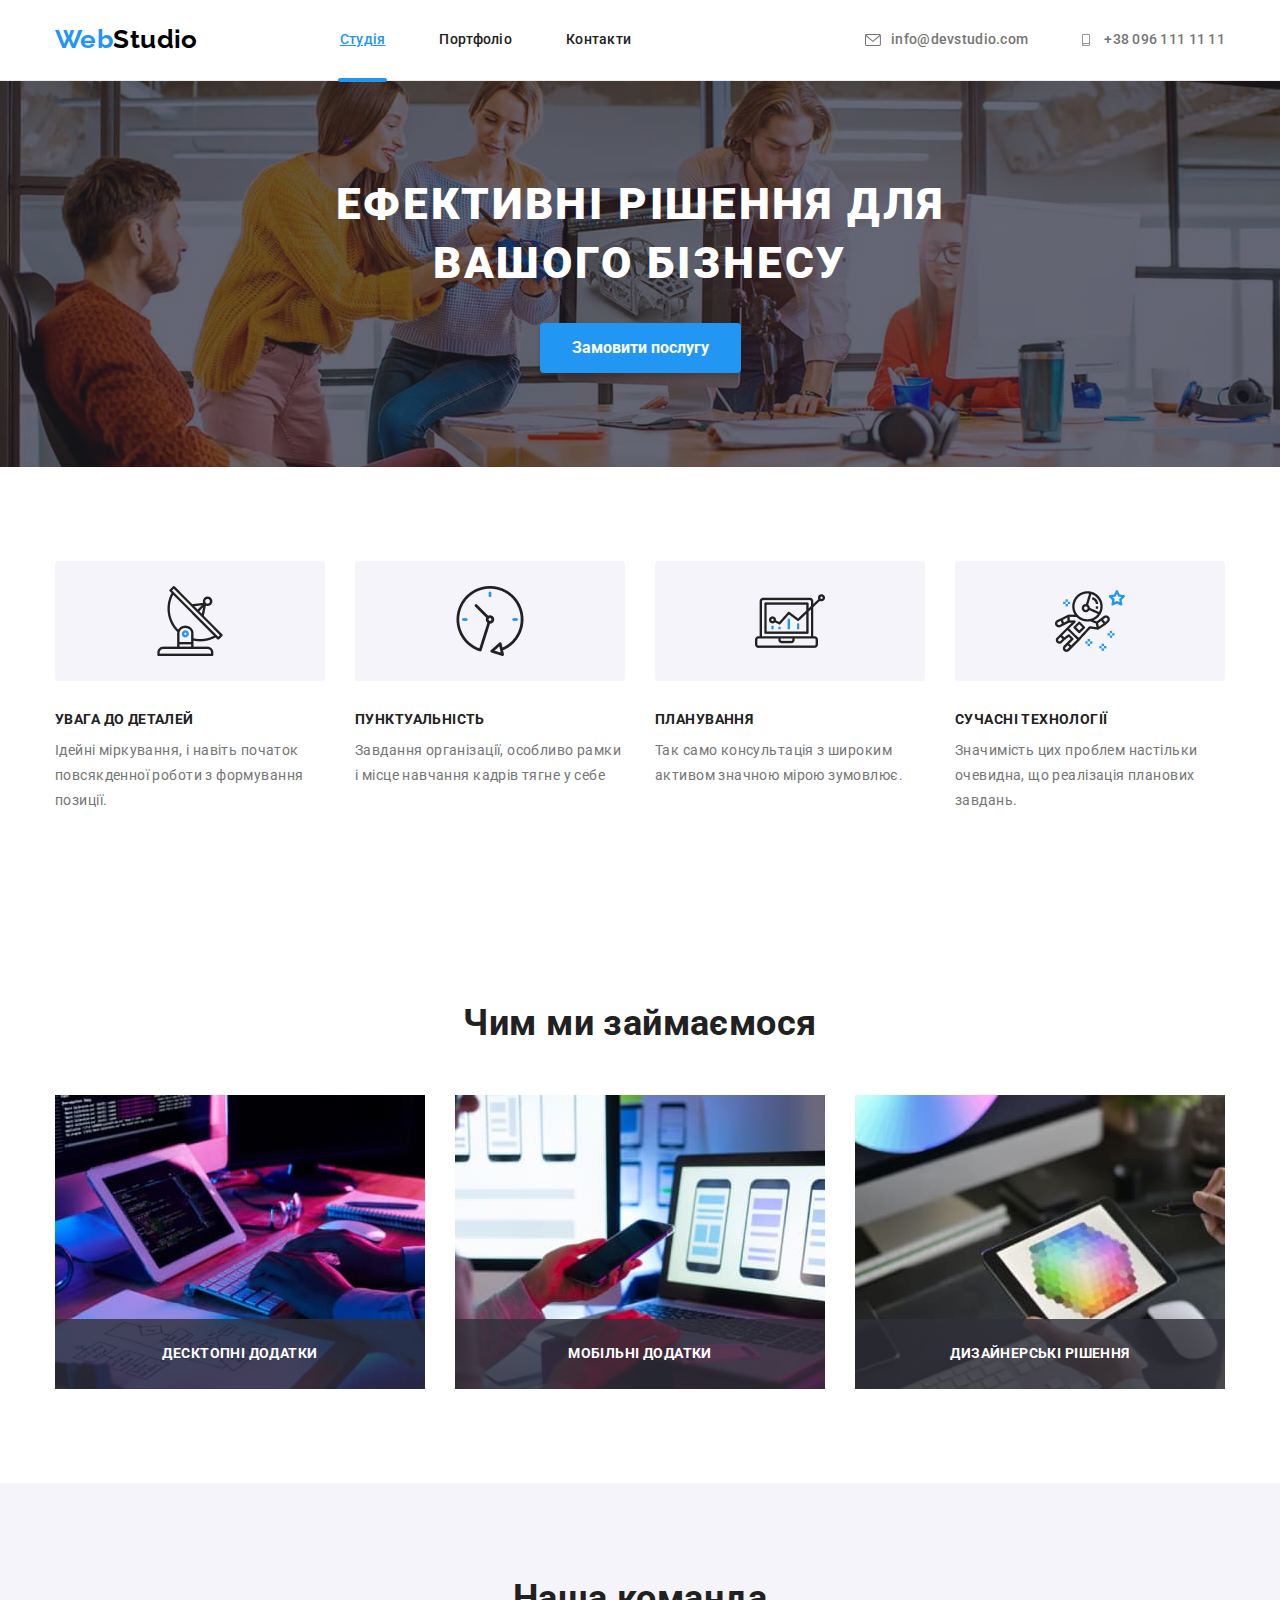
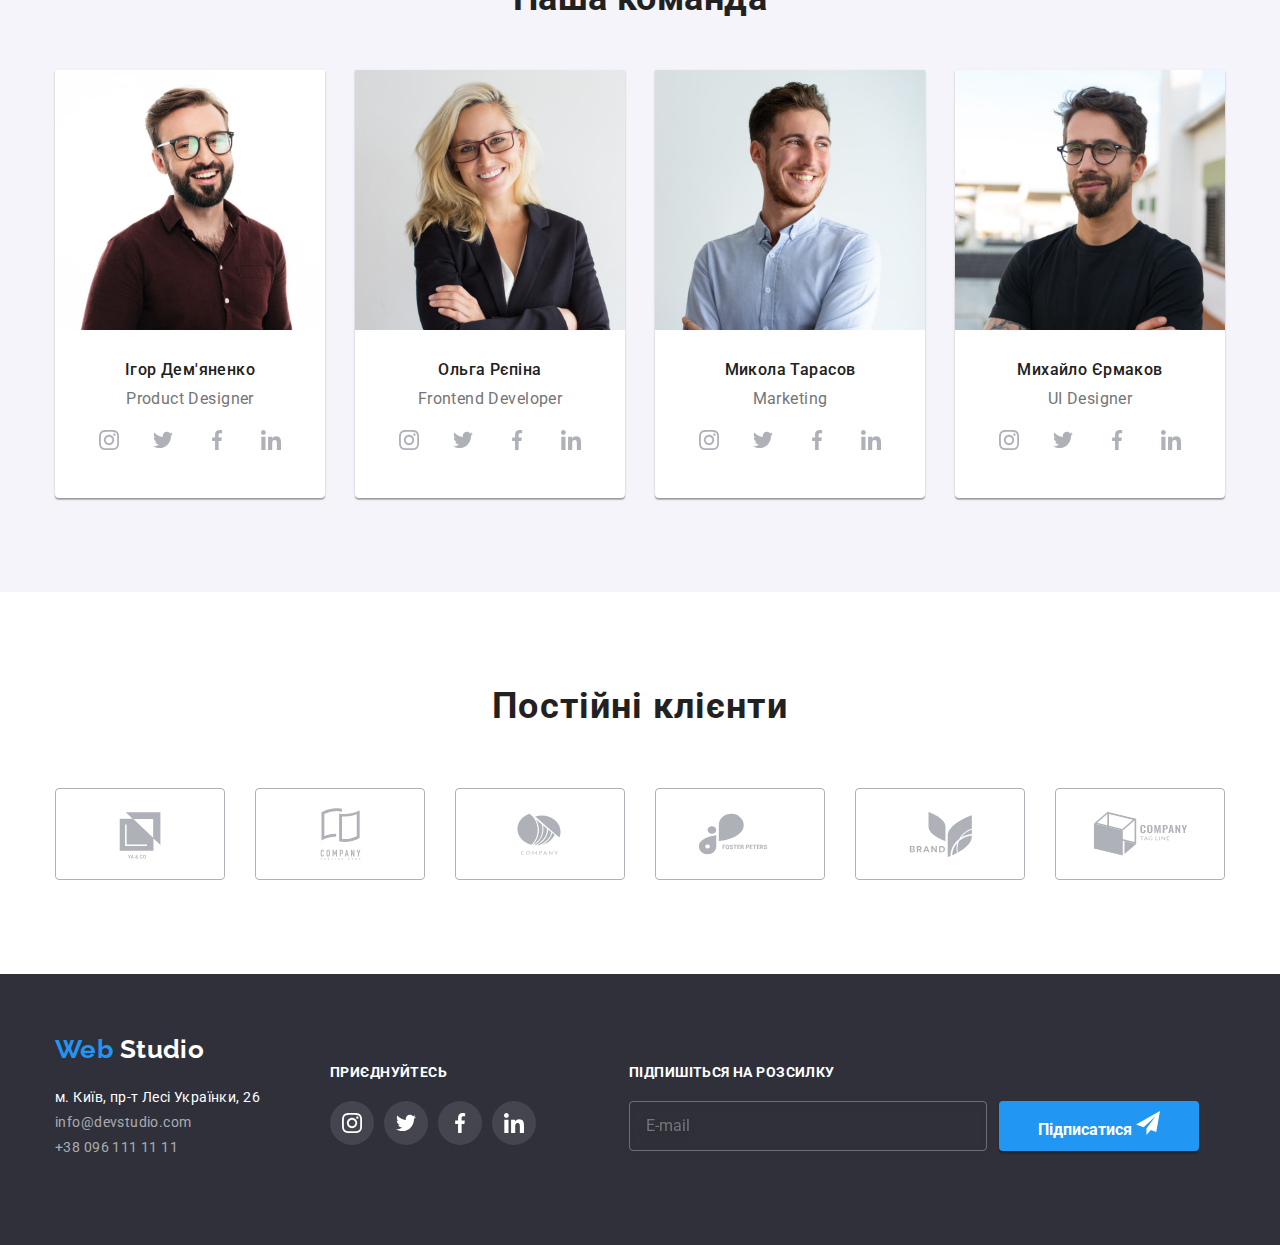
<file: index.html>
<!DOCTYPE html>
<html lang="uk">
  <head>
    <meta charset="UTF-8" />
    <meta http-equiv="X-UA-Compatible" content="IE=edge" />
    <meta name="viewport" content="width=device-width, initial-scale=1.0" />
    <link rel="preconnect" href="https://fonts.googleapis.com" />
    <link rel="preconnect" href="https://fonts.gstatic.com" crossorigin />
    <link
      href="https://fonts.googleapis.com/css2?family=Raleway:wght@700&family=Roboto:wght@400;500;700;900&display=swap"
      rel="stylesheet"
    />
    <link
      rel="stylesheet"
      href="https://cdnjs.cloudflare.com/ajax/libs/modern-normalize/1.1.0/modern-normalize.min.css"
    />
    <link rel="stylesheet" href="./css/styles.css" />
    <title>Студія</title>
  </head>
  <body>
    <a href="" class="test-link"></a>

    <!-- шапка сайта -->
    <header class="page-header">
      <div class="container nav-header">
        <nav class="nav-header">
          <a class="logo" href="./index.html">Web<span class="text-logo">Studio</span> </a>
          <ul class="site-nav">
            <li class="item">
              <a class="nav-link current" href="./index.html">Студія</a>
            </li>
            <li class="item">
              <a class="nav-link" href="./portfolio.html">Портфоліо</a>
            </li>
            <li class="item"><a class="nav-link" href="./dima.html">Контакти</a></li>
          </ul>
        </nav>

        <ul class="auth-nav">
          <li class="item">
            <a class="test-link" href="mailto:info@devstudio.com">
              <svg class="icon-header" width="16" height="12">
                <use href="./img/icons.svg#icon-mail"></use>
              </svg>
              <span class="mail"> info@devstudio.com</span></a
            >
          </li>

          <li class="item">
            <a class="test-link" href="tel:+380961111111">
              <svg class="icon-header" width="16" height="12">
                <use href="./img/icons.svg#icon-smartphone1"></use>
              </svg>
              +38 096 111 11 11</a
            >
          </li>
        </ul>
      </div>
    </header>
    <!-- main -->

    <main>
      <section class="section overlay hero">
        <div class="container">
          <h1 class="hero-title">
            Ефективні рішення для <br />
            вашого бізнесу
          </h1>
          <button data-modal-open class="button-studio" type="button">
            <span class="button-text"> Замовити послугу</span>
          </button>
        </div>
      </section>

      <!-- feature -->
      <section class="section">
        <div class="container feature">
          <h2 class="visually-hidden">Переваги</h2>
          <ul class="feature-list">
            <li class="feature-item">
              <h3 class="feature-title">УВАГА ДО ДЕТАЛЕЙ</h3>
              <p class="feature-text">
                Ідейні міркування, і навіть початок повсякденної роботи з формування позиції.
              </p>
            </li>
            <li class="feature-item icon-clock">
              <h3 class="feature-title">ПУНКТУАЛЬНІСТЬ</h3>
              <p class="feature-text">
                Завдання організації, особливо рамки і місце навчання кадрів тягне у себе
              </p>
            </li>
            <li class="feature-item icon-diagram">
              <h3 class="feature-title">ПЛАНУВАННЯ</h3>
              <p class="feature-text">
                Так само консультація з широким активом значною мірою зумовлює.
              </p>
            </li>
            <li class="feature-item icon-austranavt">
              <h3 class="feature-title">СУЧАСНІ ТЕХНОЛОГІЇ</h3>
              <p class="feature-text">
                Значимість цих проблем настільки очевидна, що реалізація планових завдань.
              </p>
            </li>
          </ul>
        </div>
      </section>
      <!-- what we do -->
      <section class="section">
        <div class="container">
          <h2 class="section-title">Чим ми займаємося</h2>
          <ul class="work-list">
            <li class="photo-work">
              <!-- <div class="product-thumb"> -->
              <img
                class="img-work"
                src="./img/img1!.jpg"
                alt="робимо техничний проект"
                width="370"
              />
              <p class="work-description">Десктопні додатки</p>
              <!-- </div> -->
            </li>
            <li class="photo-work">
              <img
                class="img-work"
                src="./img/img2!.jpg"
                alt="создаємо інтерактивні елементи"
                width="370"
              />
              <p class="work-description">Мобільні додатки</p>
            </li>
            <li class="photo-work">
              <img
                class="img-work"
                src="./img/img3!.jpg"
                alt="розроблюємо зовнішній вигляд сайта"
                width="370"
              />
              <p class="work-description">Дизайнерські рішення</p>
            </li>
          </ul>
        </div>
      </section>
      <!-- team -->
      <section class="team section">
        <div class="container">
          <h2 class="title">Наша команда</h2>
          <ul class="team-list">
            <li class="photo-team">
              <img src="./img/img4!.jpg" alt="Дизайнер продукту" width="270" />
              <h3 class="title-name">Ігор Дем'яненко</h3>
              <p class="job-title">Product Designer</p>

              <ul class="list-icon-team">
                <li class="item-team">
                  <a href="" class="link-team">
                    <svg width="20" heigth="20">
                      <use href="./img/icons.svg#icon-instagram"></use>
                    </svg>
                  </a>
                </li>
                <li class="item-team">
                  <a href="" class="link-team">
                    <svg width="20" heigth="20">
                      <use href="./img/icons.svg#icon-twitter"></use>
                    </svg>
                  </a>
                </li>
                <li class="item-team">
                  <a href="" class="link-team">
                    <svg width="20" heigth="20">
                      <use href="./img/icons.svg#icon-facebook"></use>
                    </svg>
                  </a>
                </li>
                <li class="item-team">
                  <a href="" class="link-team">
                    <svg width="20" heigth="20">
                      <use href="./img/icons.svg#icon-linkedin"></use>
                    </svg>
                  </a>
                </li>
              </ul>
            </li>

            <li class="photo-team">
              <img src="./img/img5!.jpg" alt="Розробник інтерфейсу " width="270" />

              <h3 class="title-name">Ольга Рєпіна</h3>
              <p class="job-title">Frontend Developer</p>
              <ul class="list-icon-team">
                <li class="item-team">
                  <a href="" class="link-team">
                    <svg width="20" heigth="20">
                      <use href="./img/icons.svg#icon-instagram"></use>
                    </svg>
                  </a>
                </li>
                <li class="item-team">
                  <a href="" class="link-team">
                    <svg width="20" heigth="20">
                      <use href="./img/icons.svg#icon-twitter"></use>
                    </svg>
                  </a>
                </li>
                <li class="item-team">
                  <a href="" class="link-team">
                    <svg width="20" heigth="20">
                      <use href="./img/icons.svg#icon-facebook"></use>
                    </svg>
                  </a>
                </li>
                <li class="item-team">
                  <a href="" class="link-team">
                    <svg width="20" heigth="20">
                      <use href="./img/icons.svg#icon-linkedin"></use>
                    </svg>
                  </a>
                </li>
              </ul>
            </li>

            <li class="photo-team">
              <img src="./img/img6!.jpg" alt="Маркетинг" width="270" />
              <h3 class="title-name">Микола Тарасов</h3>
              <p class="job-title">Marketing</p>
              <ul class="list-icon-team">
                <li class="item-team">
                  <a href="" class="link-team">
                    <svg width="20" heigth="20">
                      <use href="./img/icons.svg#icon-instagram"></use>
                    </svg>
                  </a>
                </li>
                <li class="item-team">
                  <a href="" class="link-team">
                    <svg width="20" heigth="20">
                      <use href="./img/icons.svg#icon-twitter"></use>
                    </svg>
                  </a>
                </li>
                <li class="item-team">
                  <a href="" class="link-team">
                    <svg width="20" heigth="20">
                      <use href="./img/icons.svg#icon-facebook"></use>
                    </svg>
                  </a>
                </li>
                <li class="item-team">
                  <a href="" class="link-team">
                    <svg width="20" heigth="20">
                      <use href="./img/icons.svg#icon-linkedin"></use>
                    </svg>
                  </a>
                </li>
              </ul>
            </li>

            <li class="photo-team">
              <img src="./img/img7!.jpg" alt="Дизайнер інтерфейсу користувача" width="270" />

              <h3 class="title-name">Михайло Єрмаков</h3>
              <p class="job-title">UI Designer</p>

              <ul class="list-icon-team">
                <li class="item-team">
                  <a href="" class="link-team">
                    <svg width="20" heigth="20">
                      <use href="./img/icons.svg#icon-instagram"></use>
                    </svg>
                  </a>
                </li>
                <li class="item-team">
                  <a href="" class="link-team">
                    <svg width="20" heigth="20">
                      <use href="./img/icons.svg#icon-twitter"></use>
                    </svg>
                  </a>
                </li>
                <li class="item-team">
                  <a href="" class="link-team">
                    <svg width="20" heigth="20">
                      <use href="./img/icons.svg#icon-facebook"></use>
                    </svg>
                  </a>
                </li>
                <li class="item-team">
                  <a href="" class="link-team">
                    <svg class="icon-team" width="20" heigth="20">
                      <use href="./img/icons.svg#icon-linkedin"></use>
                    </svg>
                  </a>
                </li>
              </ul>
            </li>
          </ul>
        </div>
      </section>

      <!-- permanent clients -->
      <section class="section client">
        <div class="container">
          <h2 class="client-title">Постійні клієнти</h2>
          <ul class="client-list">
            <li class="client-item">
              <a class="icon" href="">
                <svg width="106" height="60">
                  <use href="./img/icons.svg#icon-Logo1"></use>
                </svg>
              </a>
            </li>

            <li class="client-item">
              <a class="icon" href=""
                ><svg width="106" height="60">
                  <use href="./img/icons.svg#icon-Logo2"></use>
                </svg>
              </a>
            </li>

            <li class="client-item">
              <a class="icon" href=""
                ><svg width="106" height="60">
                  <use href="./img/icons.svg#icon-Logo3"></use>
                </svg>
              </a>
            </li>
            <li class="client-item">
              <a class="icon" href=""
                ><svg width="106" height="60">
                  <use href="./img/icons.svg#icon-Logo4"></use>
                </svg>
              </a>
            </li>
            <li class="client-item">
              <a class="icon" href=""
                ><svg width="106" height="60">
                  <use href="./img/icons.svg#icon-Logo5"></use>
                </svg>
              </a>
            </li>
            <li class="client-item">
              <a class="icon" href=""
                ><svg width="106" height="60">
                  <use href="./img/icons.svg#icon-Logo6"></use>
                </svg>
              </a>
            </li>
          </ul>
        </div>
      </section>
    </main>
    <!-- footer -->
    <footer class="footer">
      <div class="container">
        <a class="logo" href="./index.html"> Web <span class="logo-footer">Studio</span></a>
        <div class="footer-box">
          <address style="font-style: normal">
            <ul class="footer-list">
              <li class="footer-item">
                <a class="address" href="#">м. Київ, пр-т Лесі Українки, 26</a>
              </li>
              <li class="footer-item">
                <a class="link" href="mailto:info@devstudio.com"> info@devstudio.com </a>
              </li>
              <li class="footer-item">
                <a class="link" href="tel:+380961111111">+38 096 111 11 11</a>
              </li>
            </ul>
          </address>
        <!-- join -->
          <div class="join">
            <h2 class="title-footer">Приєднуйтесь</h2>
            <ul class="list-icon-footer">
              <li class="item-icon-footer">
                <a class="link-icon-fotter" href="">
                  <svg class="icon-footer" width="20" height="20">
                    <use href="./img/icons.svg#icon-instagram"></use>
                  </svg>
                </a>
              </li>
              <li class="item-icon-footer">
                <a class="link-icon-fotter" href="">
                  <svg width="20" height="20">
                    <use href="./img/icons.svg#icon-twitter"></use>
                  </svg>
                </a>
              </li>
              <li class="item-icon-footer">
                <a class="link-icon-fotter" href="">
                  <svg width="20" height="20">
                    <use href="./img/icons.svg#icon-facebook"></use>
                  </svg>
                </a>
              </li>
              <li class="item-icon-footer">
                <a class="link-icon-fotter" href="link-icon-fotter">
                  <svg width="20" height="20">
                    <use href="./img/icons.svg#icon-linkedin"></use>
                  </svg>
                </a>
              </li>
            </ul>
          </div>

          <!-- mail-input -->
          <form action="form-footer">
            <label class="footer-subscription" for="footer-mail">
              <h2 class="footer-title-mail">Підпишіться на розсилку</h2>
              <div class="footer-mail-box">
                <input
                  class="footer-input-mail"
                  type="email"
                  name="footer-email"
                  id="footer-mail"
                  placeholder="E-mail"
                />
                <button class="footer-button-submit" type="submit">
                  Підписатися
                  <svg width="24" height="24"><use href="./img/icons.svg#icon-send"></use></svg>
                </button>
              </div>
            </label>
          </form>
        </div>
      </div>
    </footer>
    <!-- modalne-windows -->
    <div class="backdrop is-hidden" data-modal>
      <div class="modal">
        <button class="button-model-close" data-modal-close>
          <svg class="button-model-close-icon" width="30" height="30">
            <use href="./img/icons.svg#icon-cross"></use>
          </svg>
        </button>
        <!-- Внутрішня розмитка модального вікна -->
        <form class="form-user">
          <h2 class="user-title">Залиште свої дані, ми вам передзвонимо</h2>
          <label class="user-full-name" for="user-name">
            <span class="user-text">Им'я</span>
            <svg class="user-icon" width="18" height="18">
              <use href="./img/icons.svg#icon-man"></use>
            </svg>
            <input class="user-input-name" type="text" name="name" id="user-name" />
          </label>
          <label class="user-connection" for="user-tel">
            <span class="user-text">Телефон</span
            ><svg class="user-icon" width="18" height="18">
              <use href="./img/icons.svg#icon-tell"></use>
            </svg>
            <input class="user-input-connection" type="tel" name="user-tel" id="user-tel" />
          </label>
          <label class="user-mail-sub" for="user-mail">
            <span class="user-text">Пошта</span
            ><svg class="user-icon" width="18" height="18">
              <use href="./img/icons.svg#icon-email"></use>
            </svg>
            <input class="user-input-mail" type="email" name="user-email" id="user-mail" />
          </label>
          <label class="user-comment-sub" for="user-comment">
            <span class="user-text">Коментар</span>
            <svg class="user-icon" width="18" height="18">
              <use href=""></use>
            </svg>
            <input
              class="user-input-comment"
              type="comment"
              name="user-comment"
              id="user-comment"
              placeholder="Введіть текст"
            />
          </label>
          <!-- <div class="user-agreement"> -->
          <label class="user-agreement-sub" for="user-agreement">
            <input
              class="checkbox-agrement"
              type="checkbox"
              name="agreement"
              value="user-agreement"
              id="user-agreement"
            />
            <div class="user__checkbox-custom"></div>
            <svg class="user__checkbox-icon">
              <use href="./img/icons.svg#icon-check"></use>
            </svg>
            <span class="user-agreement-text">Погоджуюся з розсилкою та приймаю </span>
            <a class="user-agreement-link current" href="">Умови договору</a></label>
          
              <button class="button-submit" type="submit">
            <span class="button-text-user"> Відправити</span>
          </button>
        </form>
      </div>
    </div>
    <script src="./js/modal.js"></script>
  </body>
</html>
</file>
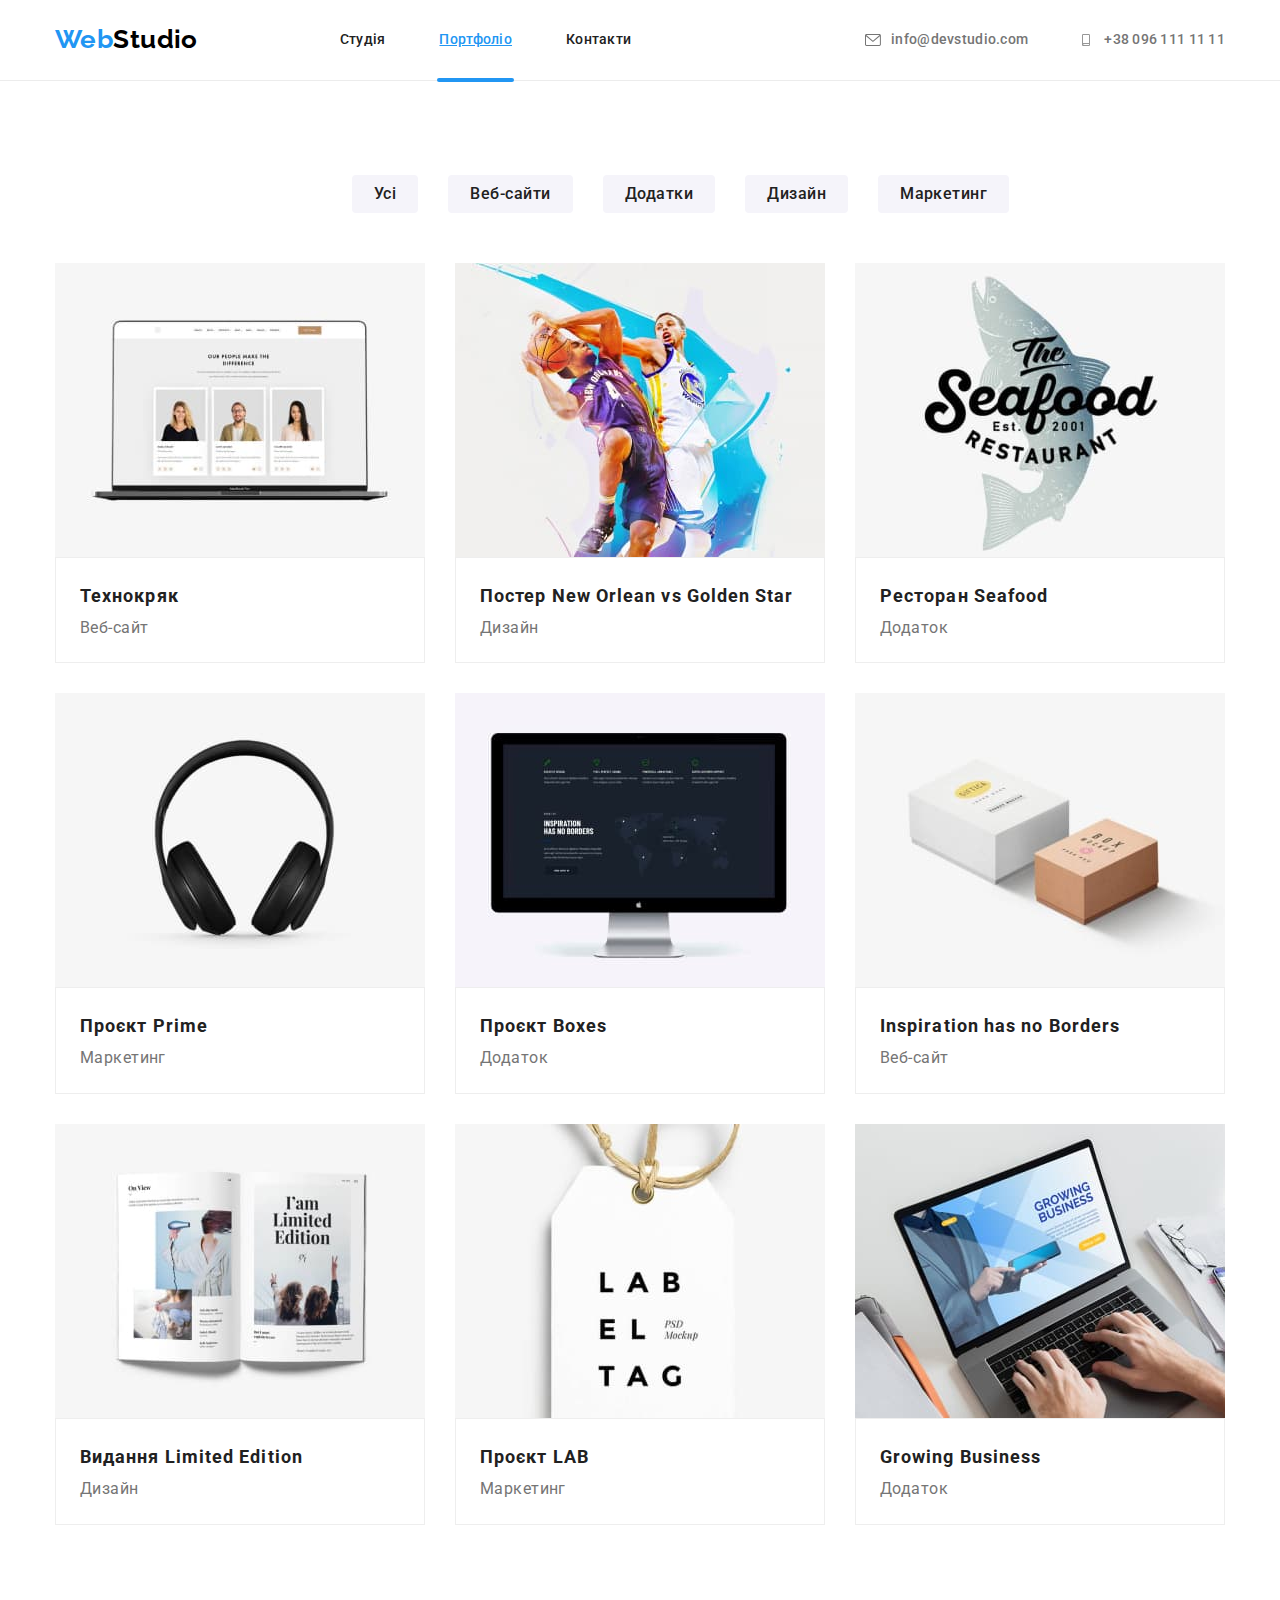
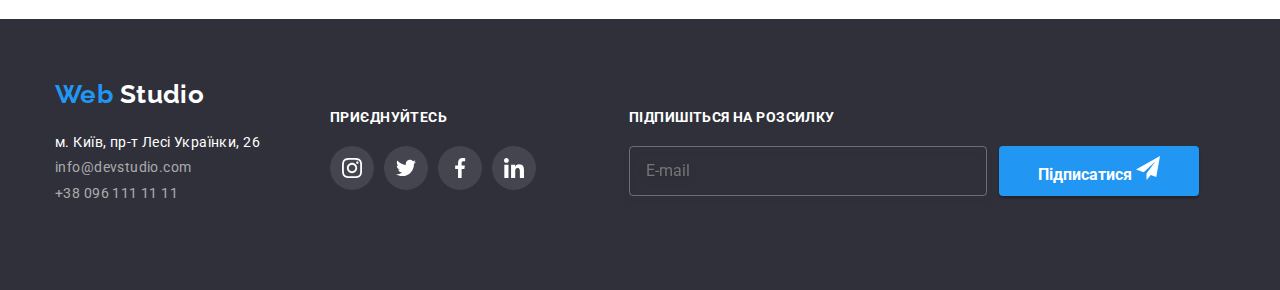
<file: portfolio.html>
<!DOCTYPE html>
<html lang="uk">
  <head>
    <meta charset="UTF-8" />
    <meta http-equiv="X-UA-Compatible" content="IE=edge" />
    <meta name="viewport" content="width=device-width, initial-scale=1.0" />
    <link rel="preconnect" href="https://fonts.googleapis.com" />
    <link rel="preconnect" href="https://fonts.gstatic.com" crossorigin />
    <link
      href="https://fonts.googleapis.com/css2?family=Raleway:wght@700&family=Roboto:wght@400;500;700;900&display=swap"
      rel="stylesheet"
    />
    <link
      rel="stylesheet"
      href="https://cdnjs.cloudflare.com/ajax/libs/modern-normalize/1.1.0/modern-normalize.min.css"
    />
    <link rel="stylesheet" href="./css/styles.css" />
    <title>Портфоліо</title>
  </head>
  <body>
    <a href="" class="test-link"></a>
    <!-- Шапка -->
    <header class="page-header">
      <div class="container nav-header">
        <nav class="nav-header">
          <a class="logo" href="./index.html">Web<span class="text-logo">Studio</span> </a>
          <ul class="site-nav">
            <li class="item">
              <a class="nav-link" href="./index.html">Студія</a>
            </li>
            <li class="item">
              <a class="nav-link current" href="./portfolio.html">Портфоліо</a>
            </li>
            <li class="item"><a class="nav-link" href="./dima.html">Контакти</a></li>
          </ul>
        </nav>

        <ul class="auth-nav">
          <li class="item">
            <a class="test-link" href="mailto:info@devstudio.com">
              <svg class="icon-header" width="16" height="12">
                <use href="./img/icons.svg#icon-mail"></use>
              </svg>
              <span class="mail"> info@devstudio.com</span></a
            >
          </li>

          <li class="item">
            <a class="test-link" href="tel:+380961111111">
              <svg class="icon-header" width="16" height="12">
                <use href="./img/icons.svg#icon-smartphone1"></use>
              </svg>
              +38 096 111 11 11</a
            >
          </li>
        </ul>
      </div>
    </header>
    <!-- main -->
    <main>
      <!-- filter -->
      <section class="section portfolio">
        <div class="container">
          <h1 class="visually-hidden">Наши роботи</h1>
          <ul class="filter-list">
            <li class="filter-item">
              <button class="button filter-button" type="button">Усі</button>
            </li>
            <li class="filter-item">
              <button class="button" type="button">Веб-сайти</button>
            </li>
            <li class="filter-item">
              <button class="button" type="button">Додатки</button>
            </li>
            <li class="filter-item">
              <button class="button" type="button">Дизайн</button>
            </li>
            <li class="filter-item">
              <button class="button" type="button">Маркетинг</button>
            </li>
          </ul>

          <!-- project -->

          <ul class="project">
            <li class="project-list">
              <a class="menu-link" href="">
                <div class="submenu">
                  <img src="./img/img8!.jpg" alt="Веб-сайт Технокряк" />
                  <p class="menu-text">
                    Ресурс пропонує комплексні пропозиції з різним рівнем функціоналу та сервісів.
                    Все це дозволить відвідувачу отримати вичерпні відомості про компанію чи
                    приватну особу.
                  </p>
                </div>
                <div class="wrapper">
                  <h2 class="project-title">Технокряк</h2>
                  <p class="text-project">Веб-сайт</p>
                </div>
              </a>
            </li>

            <li class="project-list">
              <a class="menu-link" href="">
                <div class="submenu">
                  <img class="menu-img" src="./img/img9!.jpg" alt=" Дизайн Постера" />
                  <p class="menu-text">
                    Ресурс пропонує комплексні пропозиції з різним рівнем функціоналу та сервісів.
                    Все це дозволить відвідувачу отримати вичерпні відомості про компанію чи
                    приватну особу.
                  </p>
                </div>
                <div class="wrapper">
                  <h2 class="project-title">Постер New Orlean vs Golden Star</h2>
                  <p class="text-project">Дизайн</p>
                </div>
              </a>
            </li>
            <li class="project-list">
              <a class="menu-link" href="">
                <div class="submenu">
                  <img src="./img/img10!.jpg" alt=" Додаток Ресторана" />
                  <p class="menu-text">
                    Ресурс пропонує комплексні пропозиції з різним рівнем функціоналу та сервісів.
                    Все це дозволить відвідувачу отримати вичерпні відомості про компанію чи
                    приватну особу.
                  </p>
                </div>
                <div class="wrapper">
                  <h2 class="project-title">Ресторан Seafood</h2>
                  <p class="text-project">Додаток</p>
                </div>
              </a>
            </li>
            <li class="project-list">
              <a class="menu-link" href="">
                <div class="submenu">
                  <img src="./img/img11!.jpg" alt="Маркетинг проєкта" />
                  <p class="menu-text">
                    Ресурс пропонує комплексні пропозиції з різним рівнем функціоналу та сервісів.
                    Все це дозволить відвідувачу отримати вичерпні відомості про компанію чи
                    приватну особу.
                  </p>
                </div>
                <div class="wrapper">
                  <h2 class="project-title">Проєкт Prime</h2>
                  <p class="text-project">Маркетинг</p>
                </div>
              </a>
            </li>
            <li class="project-list">
              <a class="menu-link" href="">
                <div class="submenu">
                  <img src="./img/img12!.jpg" alt="Додаток проєкта" />
                  <p class="menu-text">
                    Ресурс пропонує комплексні пропозиції з різним рівнем функціоналу та сервісів.
                    Все це дозволить відвідувачу отримати вичерпні відомості про компанію чи
                    приватну особу.
                  </p>
                </div>
                <div class="wrapper">
                  <h2 class="project-title">Проєкт Boxes</h2>
                  <p class="text-project">Додаток</p>
                </div>
              </a>
            </li>
            <li class="project-list">
              <a class="menu-link" href="">
                <div class="submenu">
                  <img src="./img/img13!.jpg" alt="Разработка Веб-сайта" />
                  <p class="menu-text">
                    Ресурс пропонує комплексні пропозиції з різним рівнем функціоналу та сервісів.
                    Все це дозволить відвідувачу отримати вичерпні відомості про компанію чи
                    приватну особу.
                  </p>
                </div>
                <div class="wrapper">
                  <h2 class="project-title">Inspiration has no Borders</h2>
                  <p class="text-project">Веб-сайт</p>
                </div>
              </a>
            </li>
            <li class="project-list">
              <a class="menu-link" href="">
                <div class="submenu">
                  <img src="./img/img14!.jpg" alt="Дизайн Видання" />
                  <p class="menu-text">
                    Ресурс пропонує комплексні пропозиції з різним рівнем функціоналу та сервісів.
                    Все це дозволить відвідувачу отримати вичерпні відомості про компанію чи
                    приватну особу.
                  </p>
                </div>
                <div class="wrapper">
                  <h2 class="project-title">Видання Limited Edition</h2>
                  <p class="text-project">Дизайн</p>
                </div>
              </a>
            </li>
            <li class="project-list">
              <a class="menu-link" href="">
                <div class="submenu">
                  <img src="./img/img15!.jpg" alt="Маркетинг проєкта" />
                  <p class="menu-text">
                    Ресурс пропонує комплексні пропозиції з різним рівнем функціоналу та сервісів.
                    Все це дозволить відвідувачу отримати вичерпні відомості про компанію чи
                    приватну особу.
                  </p>
                </div>
                <div class="wrapper">
                  <h2 class="project-title">Проєкт LAB</h2>
                  <p class="text-project">Маркетинг</p>
                </div>
              </a>
            </li>
            <li class="project-list">
              <a class="menu-link" href="">
                <div class="submenu">
                  <img src="./img/img16!.jpg" alt="Додаток проєкта" />
                  <p class="menu-text">
                    Ресурс пропонує комплексні пропозиції з різним рівнем функціоналу та сервісів.
                    Все це дозволить відвідувачу отримати вичерпні відомості про компанію чи
                    приватну особу.
                  </p>
                </div>
                <div class="wrapper">
                  <h2 class="project-title">Growing Business</h2>
                  <p class="text-project">Додаток</p>
                </div>
              </a>
            </li>
          </ul>
        </div>
      </section>
    </main>
    <!-- footer -->
    <footer class="footer">
      <div class="container">
        <a class="logo" href="./index.html"> Web <span class="logo-footer">Studio</span></a>
        <div class="footer-box">
          <address style="font-style: normal">
            <ul class="footer-list">
              <li class="footer-item">
                <a class="address" href="#">м. Київ, пр-т Лесі Українки, 26</a>
              </li>
              <li class="footer-item">
                <a class="link" href="mailto:info@devstudio.com"> info@devstudio.com </a>
              </li>
              <li class="footer-item">
                <a class="link" href="tel:+380961111111">+38 096 111 11 11</a>
              </li>
            </ul>
          </address>
        <!-- join -->
          <div class="join">
            <h2 class="title-footer">Приєднуйтесь</h2>
            <ul class="list-icon-footer">
              <li class="item-icon-footer">
                <a class="link-icon-fotter" href="">
                  <svg class="icon-footer" width="20" height="20">
                    <use href="./img/icons.svg#icon-instagram"></use>
                  </svg>
                </a>
              </li>
              <li class="item-icon-footer">
                <a class="link-icon-fotter" href="">
                  <svg width="20" height="20">
                    <use href="./img/icons.svg#icon-twitter"></use>
                  </svg>
                </a>
              </li>
              <li class="item-icon-footer">
                <a class="link-icon-fotter" href="">
                  <svg width="20" height="20">
                    <use href="./img/icons.svg#icon-facebook"></use>
                  </svg>
                </a>
              </li>
              <li class="item-icon-footer">
                <a class="link-icon-fotter" href="link-icon-fotter">
                  <svg width="20" height="20">
                    <use href="./img/icons.svg#icon-linkedin"></use>
                  </svg>
                </a>
              </li>
            </ul>
          </div>

          <!-- mail-input -->
          <form action="form-footer">
            <label class="footer-subscription" for="footer-mail">
              <h2 class="footer-title-mail">Підпишіться на розсилку</h2>
              <div class="footer-mail-box">
                <input
                  class="footer-input-mail"
                  type="email"
                  name="footer-email"
                  id="footer-mail"
                  placeholder="E-mail"
                />
                <button class="footer-button-submit" type="submit">
                  Підписатися
                  <svg width="24" height="24"><use href="./img/icons.svg#icon-send"></use></svg>
                </button>
              </div>
            </label>
          </form>
        </div>
      </div>
    </footer>
    <script src="./js/modal.js"></script>
  </body>
</html>
</file>
<file: css/styles.css>
html {
  box-sizing: border-box;
}
*,
*::before,
*::after {
  box-sizing: inherit;
}
/* body */
:root {
  --primary-text-color: #757575;
  --title-text-color: #212121;
  --accent-color: #2196f3;
  --primary-bg-color: #ffffff;
  --timing-function: cubic-bezier(0.4, 0, 0.2, 1);
}

body {
  margin: 0;
  background-color: var(--primary-bg-color);
  color: var(--title-text-color);
  font-style: normal;
  font-family: Roboto, sans-serif;
  font-size: 14px;
  letter-spacing: 0.03em;
}

ul {
  list-style: none;
  padding: 0px;
}
a {
  text-decoration-line: none;
}

ul,
p,
div,
h1,
h2,
h3 {
  margin: 0;
}

.visually-hidden {
  position: absolute;
  width: 0px;
  height: 1px;
  margin: -1px;
  border: 0;
  padding: 0;
  white-space: nowrap;
  clip-path: inset(100%);
  clip: rect(0 0 0 0);
  overflow: hidden;
}
.section {
  padding-top: 94px;
  padding-bottom: 94px;
}

.no-padding {
  padding-top: 0;
}
.container {
  padding-left: 15px;
  padding-right: 15px;
  margin-left: auto;
  margin-right: auto;
  width: 1200px;
}

img {
  display: block;
  box-sizing: border-box;
  height: auto;
}
/* header */
.page-header {
  margin-top: 0;
  margin-bottom: 0;
  background: var(--primary-bg-color);
  border-bottom: 1px solid #ececec;
}

.nav-header {
  display: flex;
  align-items: center;
}
/* nav */
.site-nav {
  display: flex;
  margin-left: 90px;
}

.nav-header.site-nav.item:not(:last-child) {
  margin-right: 50px;
}
.item {
  position: relative;
  color: var(--accent-color);
}

.nav-link {
  display: block;
  padding: 32px 2px;
  font-weight: 500;
  line-height: 1.14;
  letter-spacing: 0.02em;
  color: var(--title-text-color);
  transition: color 250ms cubic-bezier(0.4, 0, 0.2, 1);
}
.current {
  color: var(--accent-color);
}
.nav-link.current::after {
  content: '';
  position: absolute;
  width: 100%;
  height: 4px;
  left: 0;
  bottom: 0;
  transform: translateY(2px);
  border-radius: 2px;
  background-color: var(--accent-color);
}
.auth-nav {
  display: flex;
  margin-left: auto;
}

.item {
  margin-left: 50px;
}

.test-link {
  display: flex;
  font-weight: 500;
  line-height: 1.14;
  letter-spacing: 0.02em;
  color: var(--primary-text-color);
  transition: color 250ms cubic-bezier(0.4, 0, 0.2, 1),
    background-color 250ms cubic-bezier(0.4, 0, 0.2, 1);
}

.test-link:hover,
.test-link:focus {
  color: var(--accent-color);
  box-shadow: 0px 3px 1px rgba(0, 0, 0, 0.1), 0px 1px 2px rgba(0, 0, 0, 0.08),
    0px 2px 2px rgba(0, 0, 0, 0.12);
}

.icon-header {
  margin-right: 10px;
  margin-top: auto;
  margin-bottom: auto;
  fill: currentColor;
}

/* logo nav */
.logo {
  margin-top: 0px;
  font-family: Raleway;
  font-weight: 700;
  font-size: 26px;
  line-height: 1.2;
  color: var(--accent-color);
}

.text-logo {
  color: #000000;
}

/* main portfolio */
.project {
  display: flex;
  flex-wrap: wrap;
}

.project-list {
  display: list-item;
  margin-right: 30px;
  margin-bottom: 30px;
}
.wrapper {
  padding-bottom: 20px;
  padding-top: 20px;
  padding-left: 24px;
  padding-right: 24px;
  border: 1px solid #eeeeee;
  /* box-shadow: 0px 1px 1px rgba(0, 0, 0, 0.12), 0px 4px 4px rgba(0, 0, 0, 0.06), 1px 4px 6px rgba(0, 0, 0, 0.16); */
}
.project-list a {
  display: block;
}
.project-list a:hover,
.project-list a:focus {
  border-radius: 1px;
  box-shadow: 0px 1px 1px rgba(0, 0, 0, 0.12), 0px 4px 4px rgba(0, 0, 0, 0.06),
    1px 4px 6px rgba(0, 0, 0, 0.16);
}

.project-list:nth-child(3n) {
  margin-right: 0;
}

.project-list:nth-last-child(-n + 3) {
  margin-bottom: 0;
}
/* картинки всплыващие */

.menu-link {
  display: block;
  width: 370px;
  transition-duration: 250mc;
  transition-timing-function: cubic-bezier(0.4, 0, 0.2, 1);
}
.submenu {
  position: relative;
  overflow: hidden;
}
.menu-img {
  display: block;
}
.menu-text {
  padding-top: 63px;
  padding-bottom: 63px;
  padding-left: 24px;
  padding-right: 24px;
  top: 0;
  margin: 0;
  left: 0;
  position: absolute;
  width: 100%;
  height: 100%;
  font-size: 18px;
  line-height: 28px;
  letter-spacing: 0.03em;
  color: var(--primary-bg-color);
  background-color: rgba(33, 150, 243, 0.9);
  transform: translateY(100%);
  transition: transform 250ms cubic-bezier(0.4, 0, 0.2, 1);
}
.menu-link:hover .menu-link:focus {
  box-shadow: 0px 1px 1px rgb(0 0 0 / 12%), 0px 4px 4px rgb(0 0 0 / 6%),
    1px 4px 6px rgb(0 0 0 / 16%);
  outline: none;
}

.menu-link:hover .menu-text {
  transform: translateY(0);
}
.menu-link:focus .menu-text {
  transform: translate(0);
}

.project-title {
  font-size: 18px;
  line-height: 2;
  letter-spacing: 0.06em;
  color: var(--title-text-color);
}

.text-project {
  font-size: 16px;
  line-height: 1.8;
  color: var(--primary-text-color);
}

/* main */
/* hero */
.hero {
  text-align: center;
  background-color: #2f303a;
}
/* фон на єкранa hero*/
.overlay {
  max-width: 1600px;
  margin-left: auto;
  margin-right: auto;
  background-image: linear-gradient(to right, rgba(47, 48, 58, 0.4), rgba(47, 48, 58, 0.4)),
    url(../img/stydio\(1\).jpg);
  background-size: cover;
  background-position: center;
}

.hero-title {
  margin-top: 0;
  margin-bottom: 30px;
  font-weight: 900;
  font-size: 44px;
  line-height: 1.34;
  text-align: center;

  letter-spacing: 0.06em;
  text-transform: uppercase;
  color: var(--primary-bg-color);
}
/* модалне вікно hero */
.backdrop {
  position: fixed;
  top: 0;
  left: 0;
  width: 100%;
  height: 100%;
  background-color: rgba(0, 0, 0, 0.2);
  opacity: 1;
  transform: scale(1);
  transform-origin: top left;
  transition: opacity 250ms cubic-bezier(0.4, 0, 0.2, 1),
    visiblity 250ms cubic-bezier(0.4, 0, 0.2, 1);
}

.backdrop.is-hidden {
  opacity: 0;
  pointer-events: none;
}

.backdrop.is-hidden.modal {
  transform: translate(-50%, -50%) scale(0);
}

.modal {
  position: relative;
  min-height: 581px;
  max-width: 528px;
  top: 50%;
  left: 50%;
  padding: 15px;
  background-color: var(--primary-bg-color);
  border-radius: 4px;
  transform: scale(1) translate(-50%, -50%);
  transition: transform 250ms cubic-bezier(0.4, 0, 0.2, 1);
}

.button-model-close {
  display: flex;
  position: absolute;
  top: 10px;
  right: 10px;
  width: 30px;
  height: 30px;
  padding: 0;
  margin: 0;
  border: 1px solid rgba(0, 0, 0, 0.1);
  border-radius: 50%;
  background-color: transparent;
  color: #000000;
  transition: color 250ms cubic-bezier(0.4, 0, 0.2, 1);
}
.button-model-close:hover {
  color: var(--accent-color);
  box-shadow: 0px 3px 1px rgba(0, 0, 0, 0.1), 0px 1px 2px rgba(0, 0, 0, 0.08),
    0px 2px 2px rgba(0, 0, 0, 0.12);
}
.button-model-close-icon {
  width: 11px;
  height: 11px;
  margin: auto;
  fill: currentColor;
}

/* Внутрішня розмитка модального вікна */
.form-user {
  display: flex;
  flex-direction: column;
  padding-left: 40px;
  padding-right: 40px;
}
.user-title {
  margin-top: 0;
  margin-bottom: 30px;
  font-weight: 700;
  font-size: 20px;
  line-height: 1.15;
  text-align: center;
  color: var(--title-text-color);
}
.user-full-name {
  margin: 0;
  position: relative;
  display: flex;
  flex-direction: column;
  margin-bottom: 10px;
  transition: border 250ms cubic-bezier(0.4, 0, 0.2, 1);
}

.user-input-name {
  padding: 11px 40px;
  margin-top: 0;
  margin-bottom: 10px;
  height: 40px;
  border: 1px solid rgba(33, 33, 33, 0.2);
  border-radius: 4px;
  transition: border 250ms cubic-bezier(0.4, 0, 0.2, 1);
}
.user-full-name:hover {
  color: var(--accent-color);
}

.user-input-name:hover {
  border-color: var(--accent-color);
  outline: 1px solid var(--accent-color);
  box-shadow: 0px 3px 1px rgba(0, 0, 0, 0.1), 0px 1px 2px rgba(0, 0, 0, 0.08),
    0px 2px 2px rgba(0, 0, 0, 0.12);
}

.user-text {
  margin-bottom:4px;
  font-size: 12px;
  line-height: 1.16;
  letter-spacing: 0.01em;
  color: var(--primary-text-color);
}
.user-icon {
  position: absolute;
  top: 30px;
  fill: currentColor;
  left: 15px;
  transition: color 250ms cubic-bezier(0.4, 0, 0.2, 1);
}

.user-connection {
  position: relative;
  display: flex;
  flex-direction: column;
  margin: 0;
  margin-bottom: 0px;
  margin-bottom: 10px;
  transition: border 250ms cubic-bezier(0.4, 0, 0.2, 1);
}
.user-connection:hover {
  color: var(--accent-color);
}

.user-input-connection {
  padding: 11px 40px;
  margin-top: 0;
  margin-bottom: 10px;
  height: 40px;
  border: 1px solid rgba(33, 33, 33, 0.2);
  border-radius: 4px;
  transition: border 250ms cubic-bezier(0.4, 0, 0.2, 1);
}
.user-input-connection:hover {
  border-color: var(--accent-color);
  outline: 1px solid var(--accent-color);
  box-shadow: 0px 3px 1px rgba(0, 0, 0, 0.1), 0px 1px 2px rgba(0, 0, 0, 0.08),
    0px 2px 2px rgba(0, 0, 0, 0.12);
}
.user-mail-sub {
  position: relative;
  display: flex;
  flex-direction: column;
  margin: 0;
  margin-bottom: 10px;
  transition: border 250ms cubic-bezier(0.4, 0, 0.2, 1);
}
.user-mail-sub:hover {
  color: var(--accent-color);
}

.user-input-mail {
  padding: 11px 40px;
  margin-top: 0;
  margin-bottom: 10px;
  height: 40px;
  border: 1px solid rgba(33, 33, 33, 0.2);
  border-radius: 4px;
  transition: border 250ms cubic-bezier(0.4, 0, 0.2, 1);
}
.user-input-mail:hover {
  color: var(--accent-color);
  border-color: var(--accent-color);
  outline: 1px solid var(--accent-color);
  box-shadow: 0px 3px 1px rgba(0, 0, 0, 0.1), 0px 1px 2px rgba(0, 0, 0, 0.08),
    0px 2px 2px rgba(0, 0, 0, 0.12);
}

.user-comment-sub {
  position: relative;
  display: flex;
  flex-direction: column;
  margin: 0;
}

.user-input-comment:hover::placeholder,
.user-input-comment:focus::placeholder {
  font-size: 0;
}

.user-input-comment {
  padding-top: 12px;
  padding-bottom: 98px;
  padding-left: 16px;
  margin-bottom: 20px;
  width: 420px;
  height: 138px;
  color: var(--primary-text-color);
  border: 1px solid rgba(33, 33, 33, 0.2);
  border-radius: 4px;
  transition: border 250ms cubic-bezier(0.4, 0, 0.2, 1);
}
.user-input-comment:hover {
  border-color: var(--accent-color);
  outline: 1px solid var(--accent-color);
  box-shadow: 0px 3px 1px rgba(0, 0, 0, 0.1), 0px 1px 2px rgba(0, 0, 0, 0.08),
    0px 2px 2px rgba(0, 0, 0, 0.12);
}
.checkbox-agrement {
  position: absolute;
  width: 1px;
  height: 1px;
  padding: 0;
  margin: -1px;
  -webkit-clip-path: inset(100%);
  clip-path: inset(100%);
  clip: rect(0 0 0 0);
  overflow: hidden;
  white-space: nowrap;
  border: 0;
}
.user__checkbox-custom {
  position: absolute;
  left: 0;
  top: 2px;
  width: 16px;
  height: 15px;
  border: 2px solid var(--title-text-color);
  border-radius: 2px;
  transition: border 250ms cubic-bezier(0.4, 0, 0.2, 1);
}


.checkbox-agrement:checked ~ .user__checkbox-custom {
  background-color: var(--accent-color);
  border-color: var(--accent-color);
}
.user__checkbox-icon {
  display: none;

}
.checkbox-agrement:checked ~ .user__checkbox-icon {
  position: absolute;
  left: 0;
  top: 0;
  display: block;
  width: 16px;
  height: 15px;
}

.user-agreement-sub {
  position: relative;
  padding-left: 23px;
}

.user-input-agreement {
  position: absolute;
  width: 1px;
  height: 1px;
  padding: 0;
  margin: -1px;
  -webkit-clip-path: inset(100%);
  clip-path: inset(100%);
  clip: rect(0 0 0 0);
  overflow: hidden;
  white-space: nowrap;
  border: 0;
}
.user-agreement-text {
  font-size: 14px;
  line-height: 1.71;
  letter-spacing: 0.03em;
  color: var(--primary-text-color);
}

.button-submit {
  display: block;
  margin: 0 auto;
  margin-bottom: 40px;
  min-height: 50px;
  width: 200px;
  line-height: 1.88;
  letter-spacing: 0.06em;
  margin-top: 30px;
  background-color: #188ce8;
  color: var(--primary-bg-color);
  box-shadow: 0px 4px 4px rgba(0, 0, 0, 0.15);
  border-radius: 4px;
  border: none;
  border-radius: 4px;
  cursor: pointer;
  transition: box-shadow 250ms cubic-bezier(0.4, 0, 0.2, 1),
    color 250ms cubic-bezier(0.4, 0, 0.2, 1), background-color 250ms cubic-bezier(0.4, 0, 0.2, 1);
}
.user-agreement-link {
  align-items: center;
  text-align: center;
  letter-spacing: 0.06em;
  font-weight: 700;
  font-size: 14px;
  line-height: 1.2;
  color: var(--primary-bg-color);
}
.current {
  text-decoration-line: underline;
  color: var(--accent-color);
}

.user-agreement-link:hover {
  box-shadow: 0px 3px 1px rgba(0, 0, 0, 0.1), 0px 1px 2px rgba(0, 0, 0, 0.08),
    0px 2px 2px rgba(0, 0, 0, 0.12);
}

.button-submit:hover,
.button-submit:focus {
  box-shadow: 0px 3px 1px rgba(0, 0, 0, 0.1), 0px 1px 2px rgba(0, 0, 0, 0.08),
    0px 2px 2px rgba(0, 0, 0, 0.12);
}

/* portfolio filter */

.filter-list {
  display: flex;
  align-items: center;
  margin-left: 297px;
}

.filter-item {
  margin-right: 30px;
}

.filter-list .filter-item:not(:last-child) {
  margin-right: 30px;
}
/* button */
.button {
  padding-top: 6px;
  padding-bottom: 6px;
  padding-left: 22px;
  padding-right: 22px;
  display: inline-block;
  border: none;
  background-color: #f5f4fa;
  text-align: center;
  border-radius: 4px;
  margin-bottom: 50px;
  cursor: pointer;
  font-family: inherit;
  line-height: 1.6em;
  letter-spacing: 0.03em;
  font-weight: 500;
  font-size: 16px;
  color: var(--title-text-color);
  transition: box-shadow 250ms cubic-bezier(0.4, 0, 0.2, 1),
    color 250ms cubic-bezier(0.4, 0, 0.2, 1), background-color 250ms cubic-bezier(0.4, 0, 0.2, 1);
}
.button:hover,
.button:focus {
  background-color: var(--accent-color);
  color: var(--primary-bg-color);
  box-shadow: 0px 3px 1px rgba(0, 0, 0, 0.1), 0px 1px 2px rgba(0, 0, 0, 0.08),
    0px 2px 2px rgba(0, 0, 0, 0.12);
}
/* studio */
.button-studio {
  display: inline-block;
  padding-top: 10px;
  padding-bottom: 10px;
  padding-left: 32px;
  padding-right: 32px;
  border: none;
  cursor: pointer;
  font-family: inherit;
  background: var(--accent-color);
  box-shadow: 0px 4px 4px rgba(0, 0, 0, 0.15);
  border-radius: 4px;
  transition: box-shadow 250ms cubic-bezier(0.4, 0, 0.2, 1),
    color 250ms cubic-bezier(0.4, 0, 0.2, 1), bacground-color 250ms cubic-bezier(0.4, 0, 0.2, 1);
}

.button-text {
  font-family: inherit;
  font-weight: 700;
  font-size: 16px;
  line-height: 1.9;
  color: var(--primary-bg-color);
}

/* feature */

.feature {
  display: flex;
}
.feature-list {
  display: flex;
  flex-wrap: nowrap;
}

.feature-list .feature-item {
  width: 270px;
  margin-right: 30px;
}
/* иконки для  */
.feature-item::before {
  display: block;
  content: '';
  width: 270px;
  height: 120px;
  background-image: url(../img/antenna.png);
  background-size: 70px contain;
  background-repeat: no-repeat;
  background-position: center;
  background-color: #f5f4fa;
  border-radius: 4px;
  /* filter: drop-shadow(0px 4px 4px rgba(0, 0, 0, 0.25)); */
}
.feature-item.icon-clock::before {
  background-image: url(../img/clock.png);
}

.feature-item.icon-diagram::before {
  background-image: url(../img/diagram.png);
}

.feature-item.icon-austranavt::before {
  background-image: url(../img/astronaut.png);
}

.item:last-child {
  margin-right: 0;
}

.feature-title {
  margin-top: 30px;
  margin-bottom: 10px;
  font-size: 14px;
  line-height: 1.2;
  text-transform: uppercase;
  color: var(--title-text-color);
}

.feature-text {
  margin-top: 0;
  margin-bottom: 0;
  line-height: 1.8;
  color: var(--primary-text-color);
}
/* what we do */

.section-title {
  margin-top: 0;
  margin-bottom: 50px;
  font-size: 36px;
  line-height: 1.2;
  text-align: center;
  color: var(--title-text-color);
  color: var(--title-text-color);
  color: var(--title-text-color);
}

.work-list {
  display: flex;
}

.photo-work {
  position: relative;
  margin-right: 30px;
  width: 370px;
  height: 294px;
}
.img-work {
  display: block;
}

.work-description {
  position: absolute;
  width: 100%;
  left: 0;
  bottom: 0;
  height: 70px;
  padding-top: 27px;
  font-weight: 700;
  font-size: 14px;
  line-height: 1.14;
  text-align: center;
  letter-spacing: 0.03em;
  text-transform: uppercase;
  background: rgba(47, 48, 58, 0.8);
  color: var(--primary-bg-color);
}

.photo-work:last-child {
  margin-right: 0;
}

/* team */
.team {
  display: flex;
  background-color: #f5f4fa;
}

.title {
  margin-top: 0;
  margin-bottom: 50px;
  font-size: 36px;
  line-height: 1.2;
  text-align: center;
  color: var(--title-text-color);
}

.team-list {
  display: flex;
  width: 270px;
  height: 428px;
}

.cards {
  padding-top: 30px;
}
.cards .title-name {
  padding-bottom: 10px;
}

.title-name {
  margin-top: 30px;
  font-weight: 500;
  font-size: 16px;
  line-height: 1.2;
  text-align: center;
  color: var(--title-text-color);
}

.job-title {
  margin-top: 10px;
  padding-bottom: 0;
  font-size: 16px;
  line-height: 1.2;
  text-align: center;
  color: var(--primary-text-color);
}

.photo-team {
  margin-top: 0;
  margin-bottom: 0;
  margin-right: 30px;
  width: 270px;
  background: var(--primary-bg-color);
  box-shadow: 0px 1px 3px rgba(0, 0, 0, 0.12), 0px 1px 1px rgba(0, 0, 0, 0.14),
    0px 2px 1px rgba(0, 0, 0, 0.2);
  border-radius: 0px 0px 4px 4px;
}

.photo-team:last-child {
  margin-right: 0;
}

/*  svg іконкі для наша команда */
.list-icon-team {
  display: flex;
  justify-content: space-between;
  margin: 10px 32px 30px 32px;
  width: 206px;
  height: 44px;
}
.item-team: {
  margin-top: 10px;
}

.link-team {
  display: flex;
  width: 44px;
  height: 44px;
  padding: 12px;
  border-radius: 50px;
  color: #afb1b8;
  fill: currentColor;
  transition: color 250ms cubic-bezier(0.4, 0, 0.2, 1),
    background-color 250ms cubic-bezier(0.4, 0, 0.2, 1);
}

.link-team:hover,
.link-team:focus {
  fill: var(--primary-bg-color);
  background-color: var(--accent-color);
}

/* permanent clients  */
.client {
  display: flex;
  background-color: var(--primary-bg-color);
}

.client-title {
  margin-bottom: 60px;
  font-weight: 700;
  font-size: 36px;
  line-height: 1.16;
  text-align: center;
  letter-spacing: 0.03em;
  color: var(--title-text-color);
}

.client-list {
  display: flex;
  flex-wrap: nowrap;
  margin-right: 30px;
}
.client-item {
  display: block;
  justify-content: center;
  align-items: center;
  background-color: var(--primary-bg-color);
  width: 170px;
  height: 92px;
}

.client-item {
  width: 170px;
  margin-right: 30px;
}
.client-item:not(:last-child) {
  margin-right: o;
}
.client-item:hover {
  fill: var(--accent-color);
}

.icon {
  padding-top: 16px;
  padding-right: 32px;
  padding-left: 32px;
  display: block;
  justify-content: center;
  align-items: center;
  background-color: var(--primary-bg-color);
  width: 170px;
  height: 92px;
  fill: #afb1b8;
  border: 1px solid #afb1b8;
  border-radius: 4px;
  transition: color 250ms cubic-bezier(0.4, 0, 0.2, 1),
    background-color 250ms cubic-bezier(0.4, 0, 0.2, 1);
}

.icon:hover svg,
.icon:focus svg {
  fill: var(--accent-color);
}
.icon:hover,
.icon:focus {
  border: 1px solid var(--accent-color);
}

/* footer */
.footer {
  background-color: #2f303a;
}

.footer .container {
  padding-top: 60px;
}
.logo-footer {
  color: var(--primary-bg-color);
}
.address {
  line-height: 1.8;
  color: var(--primary-bg-color);
}

.footer-list {
  display: flex;
  flex-direction: column;
  flex-grow: 1;
  margin-top: 20px;
}

.footer-item {
  padding-bottom: 10 px;
  font-style: normal;
}
.feature-list > .footer-item {
  flex-grow: 1;
}

.link {
  line-height: 1.8;
  color: rgba(255, 255, 255, 0.6);
  transition: color 250ms cubic-bezier(0.4, 0, 0.2, 1);
}

.link:hover,
.link:focus {
  color: var(--accent-color);
}

/* приєднуйся */

.footer-box {
  display: flex;
}
.join {
  width: 206px;
  height: 80px;
  display: flex;
  flex-direction: column;
  justify-content: space-between;
  margin-left: 70px;
  margin-bottom: 100px;
}
.title-footer {
  font-weight: 700;
  font-size: 14px;
  line-height: 1.14;
  letter-spacing: 0.03em;
  text-transform: uppercase;
  color: #ffffff;
}
.list-icon-footer {
  display: flex;
  justify-content: space-between;
  width: 206px;
  height: 44px;
  margin-top: 20px;
}
.item-icon-footer {
  margin-right: 10px;
}

.link-icon-fotter {
  background-color: rgba(255, 255, 255, 0.1);
  display: flex;
  justify-content: space-around;
  align-items: center;
  width: 44px;
  height: 44px;
  border-radius: 50%;
  fill: var(--primary-bg-color);
  transition: color 250ms cubic-bezier(0.4, 0, 0.2, 1),
    background-color 250ms cubic-bezier(0.4, 0, 0.2, 1);
}

.link-icon-fotter:hover,
.link-icon-fotter:focus {
  background-color: var(--accent-color);
}
.icon-footer {
  fill: var(--primary-bg-color);
}

/* <!-- mail-input --> */
.footer-mail-box {
  display: flex;
  align-items: start;
  margin-left: 93px;
}

.footer-title-mail {
  font-weight: 700;
  font-size: 14px;
  line-height: 1.14px;
  letter-spacing: 0.03em;
  text-transform: uppercase;
  color: var(--primary-bg-color);
  margin-top: 0;
  margin-bottom: 20px;
  margin-left: 93px;
  font-weight: 700;
  line-height: 1.14;
  text-transform: uppercase;
  color: #ffffff;
}

.footer-subscription {
}
.footer-input-mail {
  height: 50px;
  width: 358px;
  padding-left: 16px;
  margin-right: 12px;
  margin-bottom: 35px;
  background-color: transparent;
  border: 1px solid rgba(255, 255, 255, 0.3);
  filter: drop-shadow(0px 4px 4px rgba(0, 0, 0, 0.15));
  border-radius: 4px;
  font-size: 16px;
  line-height: 50px;
  color: rgba(255, 255, 255, 0.6);
}

.footer-input-mail:hover {
  border-color: var(--accent-color);
  outline: 2px solid var(--accent-color);
}
.footer-input-mail:hover::placeholder,
.footer-input-mail:focus::placeholder {
  font-size: 0;
}
.footer-button-submit {
  width: 200px;
  height: 50px;
  display: inline-block;
  text-align: center;
  margin-bottom: 94px;
  padding-bottom: 16px;
  padding-top: 10px;
  padding-left: 24px;
  padding-right: 24px;
  font-family: inherit;
  font-weight: 700;
  font-size: 16px;
  line-height: 1.8;
  background-color: var(--accent-color);
  color: var(--primary-bg-color);
  border: none;
  border-radius: 4px;
  cursor: pointer;
  transition: box-shadow 250ms cubic-bezier(0.4, 0, 0.2, 1),
    color 250ms cubic-bezier(0.4, 0, 0.2, 1), background-color 250ms cubic-bezier(0.4, 0, 0.2, 1);
}
.footer-button-submit:hover,
.footer-button-submit {
  background-color: var(--accent-color);
  color: var(--primary-bg-color);
}

.footer-button-submit:hover,
.footer-button-submit {
  box-shadow: 0px 3px 1px rgba(0, 0, 0, 0.1), 0px 1px 2px rgba(0, 0, 0, 0.08),
    0px 2px 2px rgba(0, 0, 0, 0.12);
}
</file>
